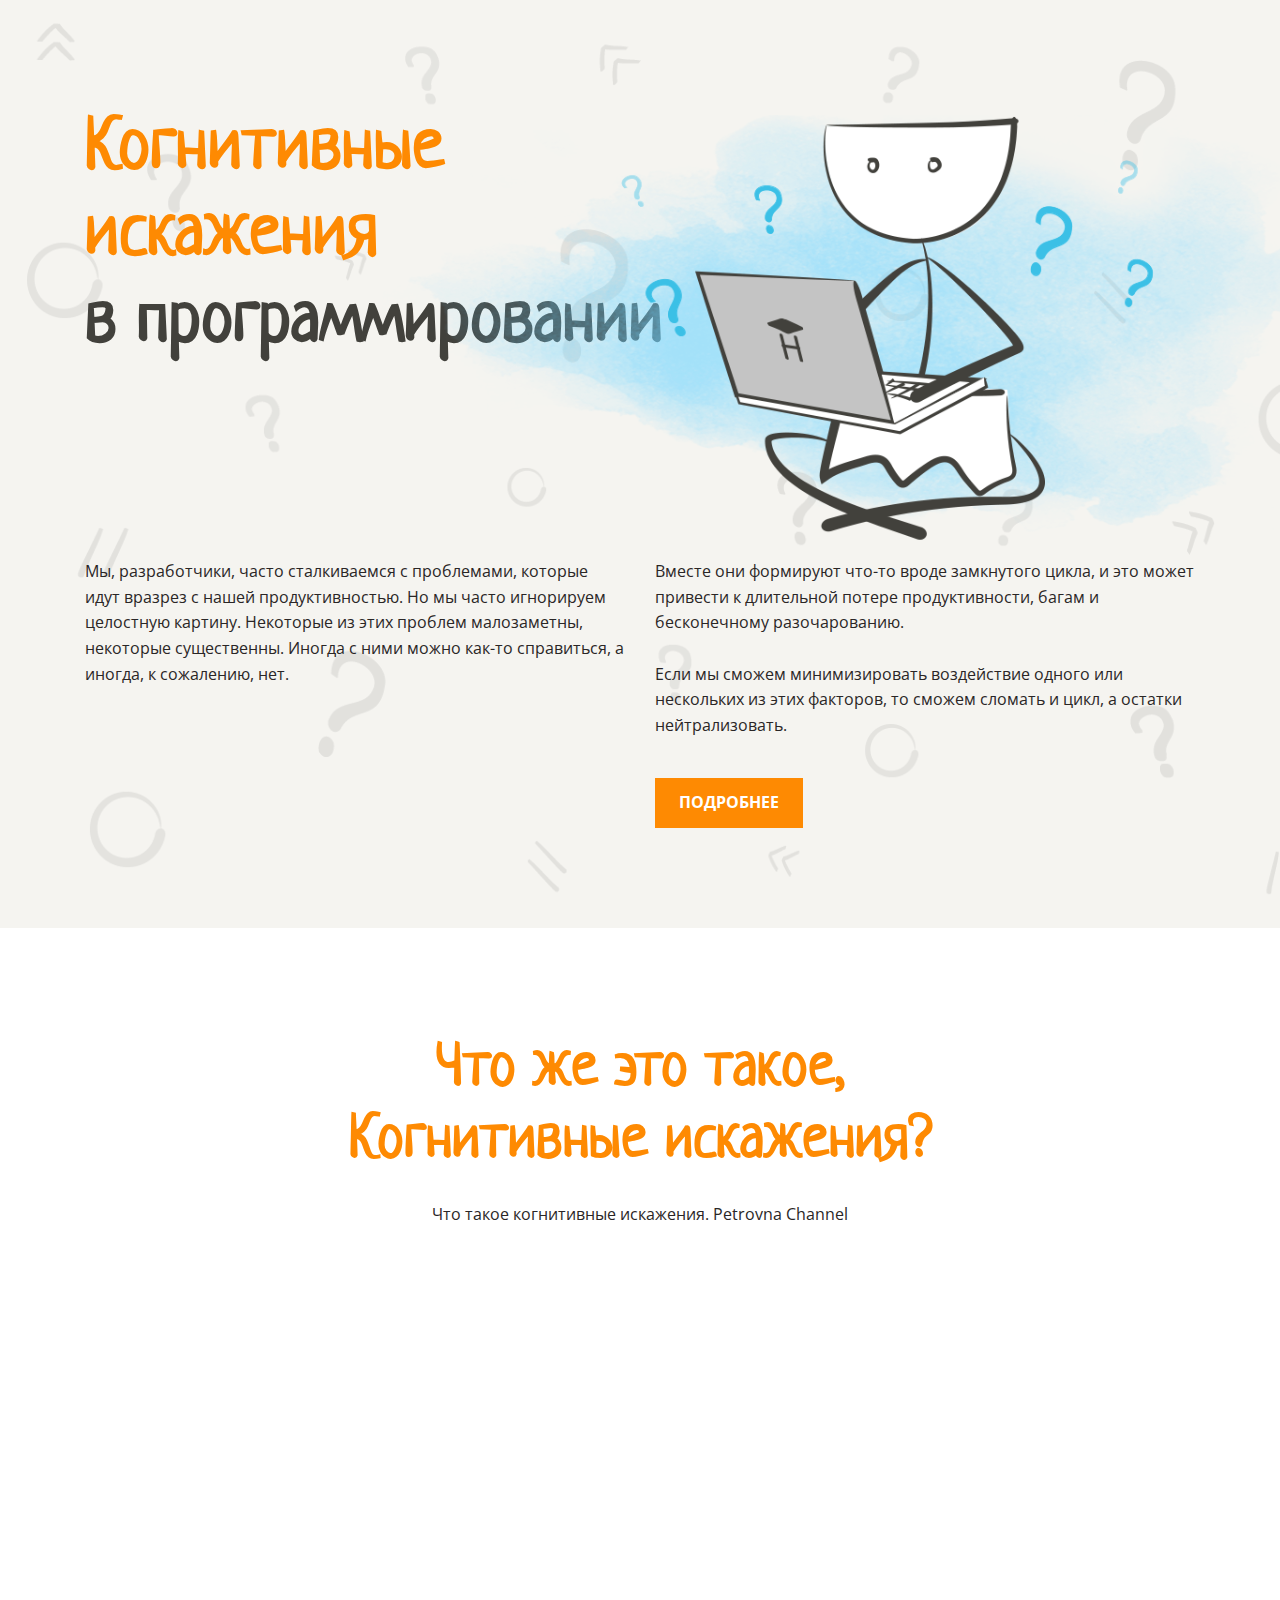
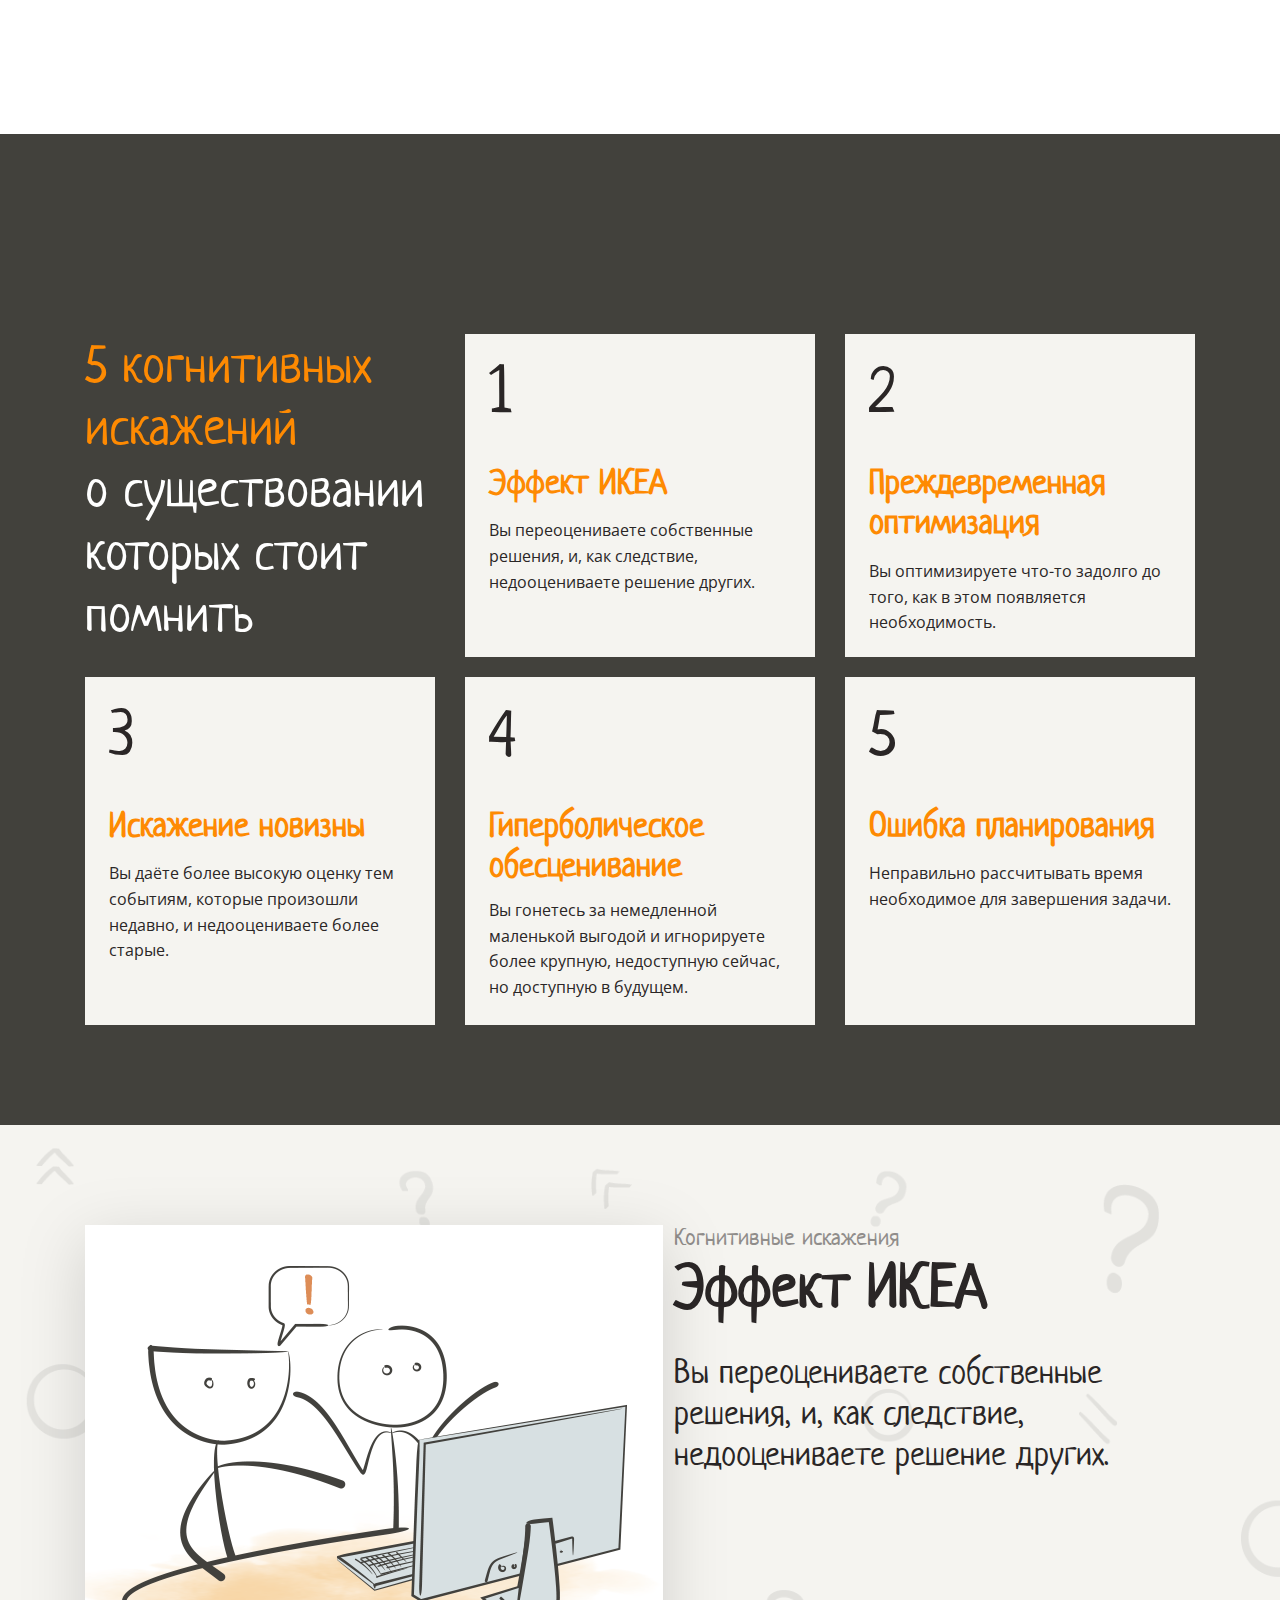
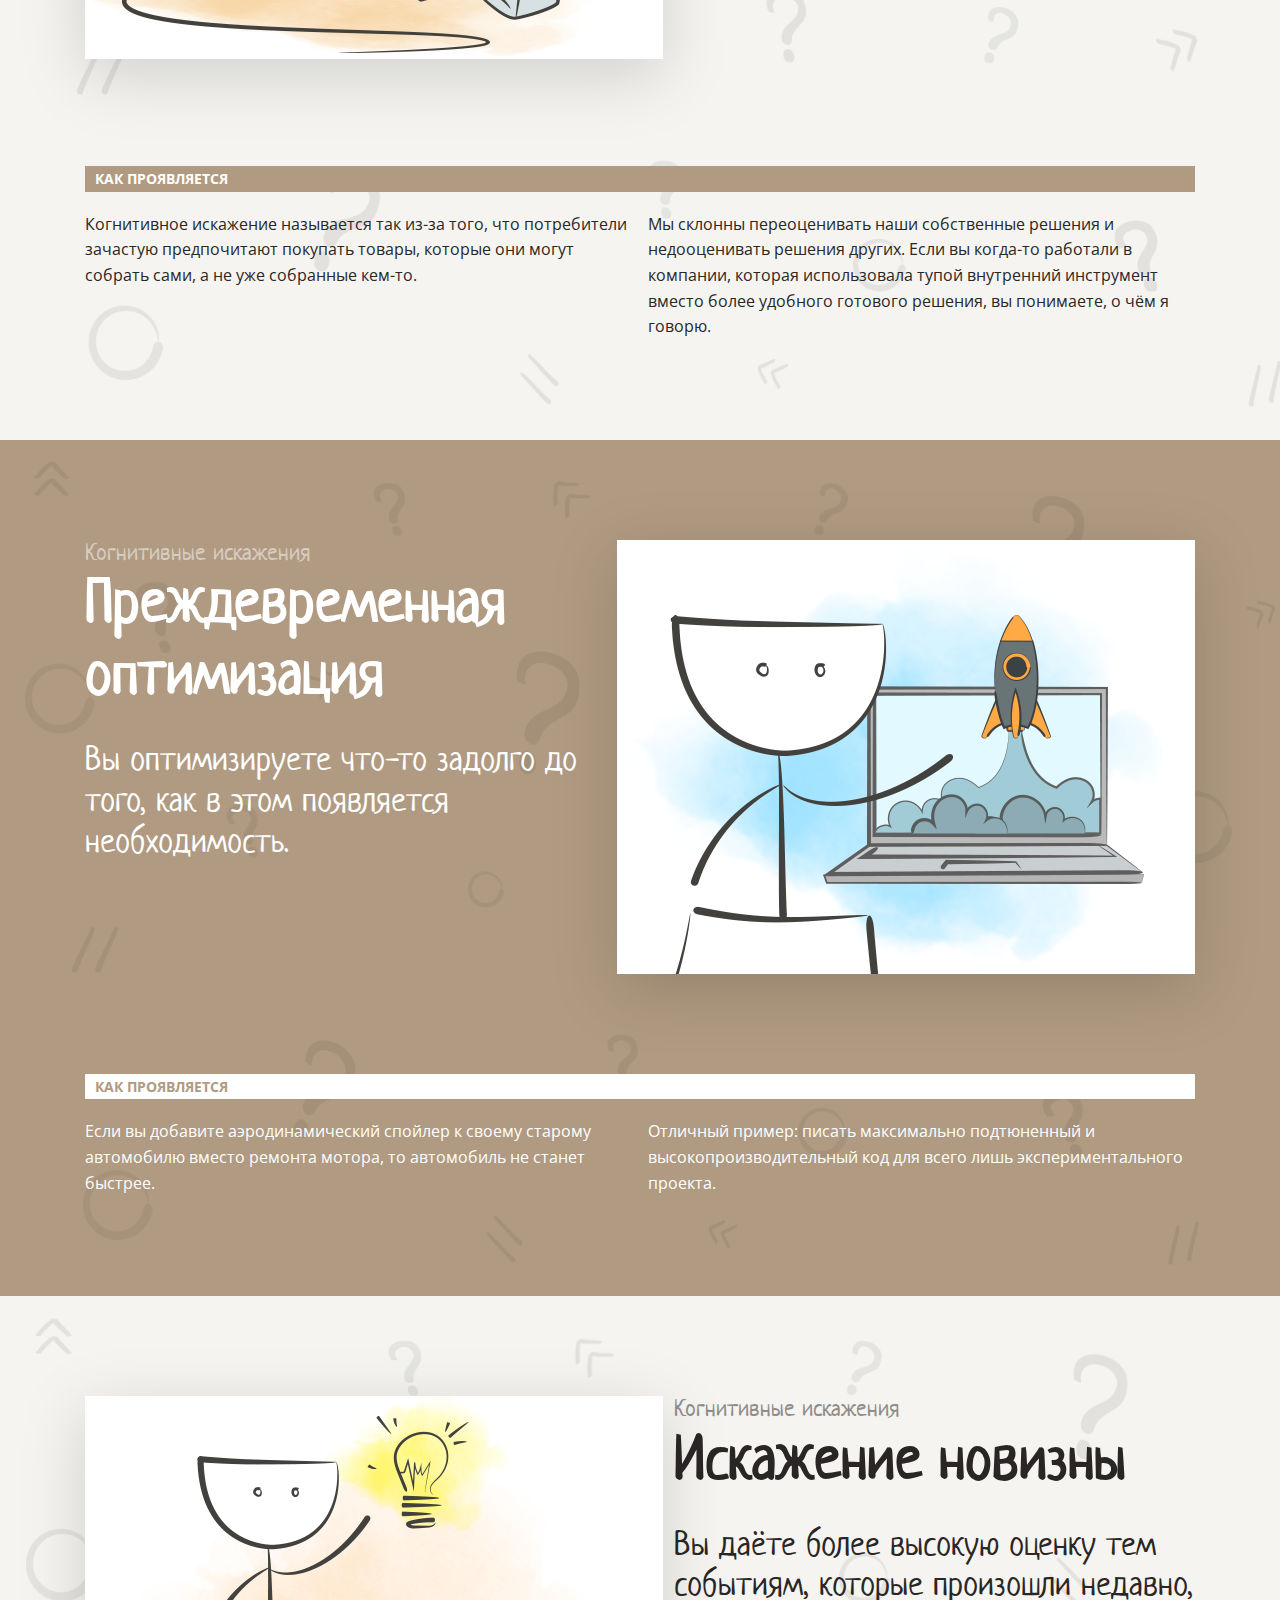
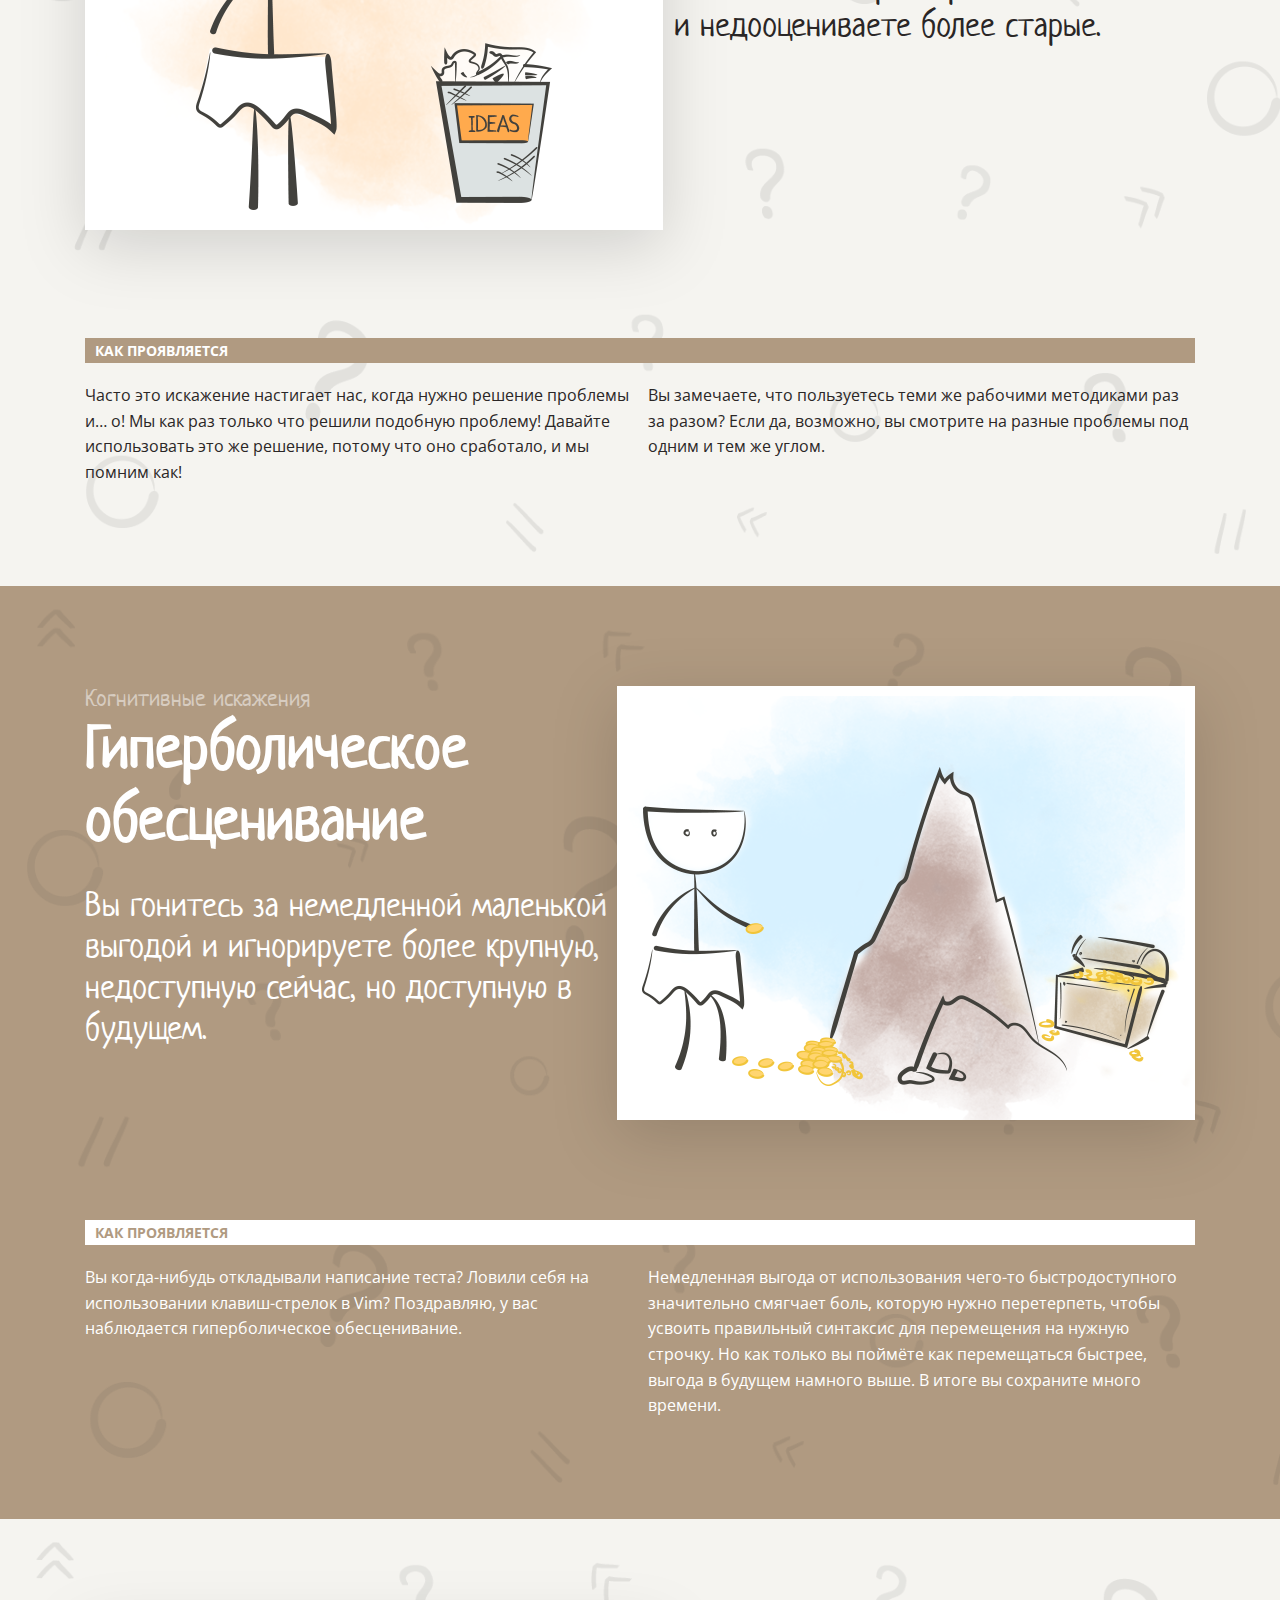
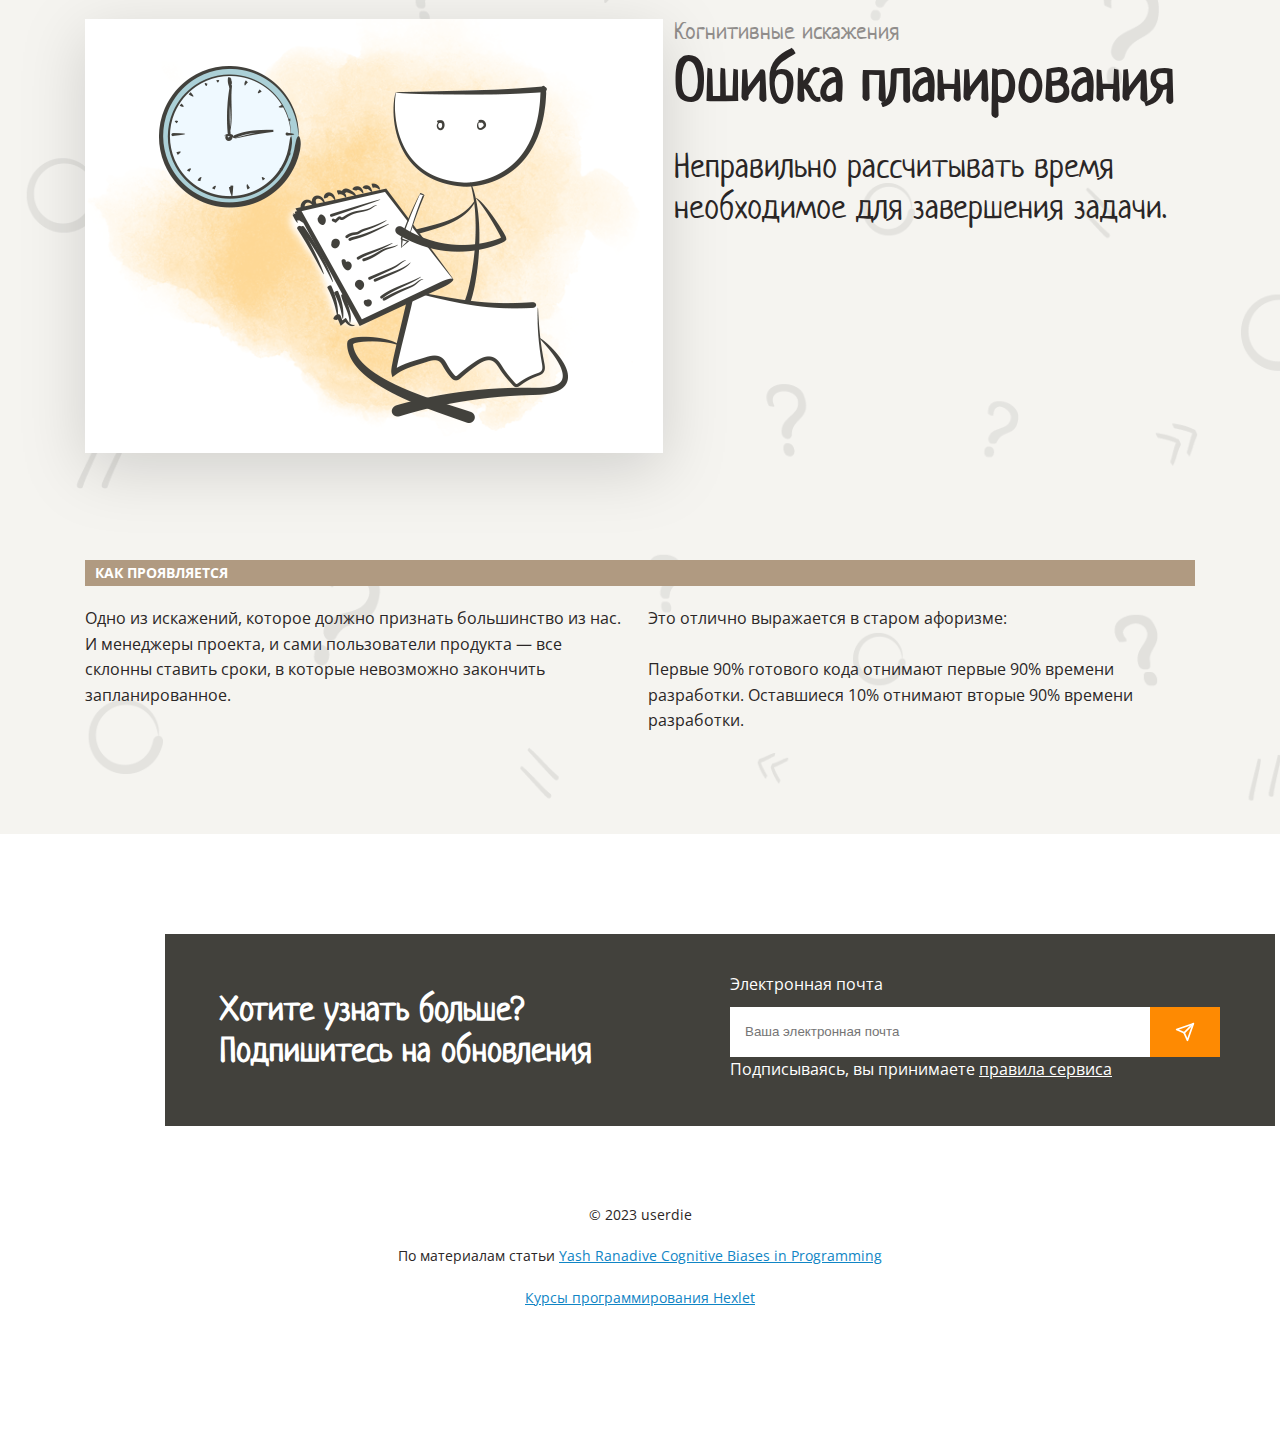
<file: index.html>
<!DOCTYPE html>
<html lang="ru">
  <head>
    <meta charset="UTF-8" />
    <meta http-equiv="X-UA-Compatible" content="IE=edge" />
    <meta name="viewport" content="width=device-width, initial-scale=1.0" />
    <title>Когнитивные искажения</title>
    <link rel="stylesheet" type="text/css" href="style.css" />

    <link
      href="https://fonts.googleapis.com/css2?family=Neucha&family=Open+Sans&display=swap"
      rel="stylesheet"
    />
  </head>
  <body>
    <main class="backg">
      <header class="background">
        <section class="position section">
          <h1 class="maincolor text">
            Когнитивные <br />искажения <br /><span class="black"
              >в программировании</span
            >
          </h1>
          <img class="img" src="images/main.png" title="main-img" />
        </section>
        <section class="conteiner section relative coulumn-text">
          <div class="flex1">
            <p>
              Мы, разработчики, часто сталкиваемся с проблемами, которые идут
              вразрез с нашей продуктивностью. Но мы часто игнорируем целостную
              картину. Некоторые из этих проблем малозаметны, некоторые
              существенны. Иногда с ними можно как-то справиться, а иногда, к
              сожалению, нет.
            </p>
          </div>
          <div class="flex1">
            <p>
              Вместе они формируют что-то вроде замкнутого цикла, и это может
              привести к длительной потере продуктивности, багам и бесконечному
              разочарованию.
            </p>
            <br />
            <p>
              Если мы сможем минимизировать воздействие одного или нескольких из
              этих факторов, то сможем сломать и цикл, а остатки нейтрализовать.
            </p>
            <a href="#navigation" class="batton white">ПОДРОБНЕЕ</a>
          </div>
        </section>
      </header>
    </main>
    <section class="position section">
      <div class="margin">
        <h2 class="black align">
          Что же это такое,
          <br />
          <span class="maincolor"> Когнитивные искажения? </span>
        </h2>
      </div>
      <div class="center">
        <p class="align marg12">
          Что такое когнитивные искажения. Petrovna Channel
        </p>
        <div class="block">
          <iframe
            class="video"
            width="919"
            height="569"
            src="https://www.youtube.com/embed/jie9AizBqss"
            frameborder="0"
            allowfullscreen
          ></iframe>
        </div>
      </div>
    </section>
    <section id="navigation" class="position2 background1">
      <section class="background1 section">
        <div class="container-menu">
          <div class="card-name">
            <p class="name-menu maincolor">
              5 когнитивных искажений <br /><span class="white"
                >о существовании которых стоит помнить</span
              >
            </p>
          </div>
          <a
            href="file:///C:/Users/losta/layout-designer-project-lvl1/index.html#ikea-effect"
            title="ikea-effect"
            class="text-decor"
          >
            <div class="card">
              <div class="number">1</div>
              <h3 class="padding-card">Эффект ИКЕА</h3>
              <p class="opensans margin24">
                Вы переоцениваете собственные решения, и, как следствие,
                недооцениваете решение других.
              </p>
            </div>
          </a>
          <a
            href="file:///C:/Users/losta/layout-designer-project-lvl1/index.html#premature-optimization"
            class="text-decor"
            title="premature-optimization"
          >
            <div class="card">
              <div class="number">2</div>
              <h3 class="padding-card">Преждевременная оптимизация</h3>
              <p class="opensans margin24">
                Вы оптимизируете что-то задолго до того, как в этом появляется
                необходимость.
              </p>
            </div>
          </a>
          <a
            href="file:///C:/Users/losta/layout-designer-project-lvl1/index.html#distortion-of-novelty"
            class="text-decor"
            title=""
          >
            <div class="card1">
              <div class="number">3</div>
              <h3 class="padding-card">Искажение новизны</h3>
              <p class="opensans margin24">
                Вы даёте более высокую оценку тем событиям, которые произошли
                недавно, и недооцениваете более старые.
              </p>
            </div>
          </a>
          <a
            href="file:///C:/Users/losta/layout-designer-project-lvl1/index.html#hyperbolic-depreciation"
            class="text-decor"
            title=""
          >
            <div class="card1">
              <div class="number">4</div>
              <h3 class="padding-card">Гиперболическое обесценивание</h3>
              <p class="opensans margin12">
                Вы гонетесь за немедленной маленькой выгодой и игнорируете более
                крупную, недоступную сейчас, но доступную в будущем.
              </p>
            </div>
          </a>
          <a
            href="file:///C:/Users/losta/layout-designer-project-lvl1/index.html#errors-in-planning"
            class="text-decor"
            title=""
          >
            <div class="card1">
              <div class="number">5</div>
              <h3 class="padding-card">Ошибка планирования</h3>
              <p class="opensans margin24">
                Неправильно рассчитывать время необходимое для завершения
                задачи.
              </p>
            </div>
          </a>
        </div>
      </section>
    </section>
    <div class="backg">
      <section id="ikea-effect" class="background">
        <div class="section relative">
          <div class="inline">
            <div class="picture">
              <img src="images/1.png" alt="Эффект ИКЕА" />
            </div>
            <p class="fon halfdark neucha">Когнитивные искажения</p>
            <h2 class="dark">Эффект ИКЕА</h2>
            <p class="fon1 neucha">
              Вы переоцениваете собственные решения, и, как следствие,
              недооцениваете решение других.
            </p>
          </div>
          <div class="margin1">
            <h6 class="back white">КАК ПРОЯВЛЯЕТСЯ</h6>
          </div>
          <div class="coloum">
            <p class="margin0">
              Когнитивное искажение называется так из-за того, что потребители
              зачастую предпочитают покупать товары, которые они могут собрать
              сами, а не уже собранные кем-то.
            </p>
            <br />
            <br />
            <p class="margin0">
              Мы склонны переоцeнивать наши собственные решения и недооценивать
              решения других. Если вы когда-то работали в компании, которая
              использовала тупой внутренний инструмент вместо более удобного
              готового решения, вы понимаете, о чём я говорю.
            </p>
          </div>
        </div>
      </section>
    </div>
    <div class="backg1">
      <div id="premature-optimization" class="background">
        <section class="section relative">
          <div class="flex">
            <div>
              <p class="halfwhite neucha fon">Когнитивные искажения</p>
              <h2 class="white">Преждевременная оптимизация</h2>
              <p class="fon1 white neucha">
                Вы оптимизируете что-то задолго до того, как в этом появляется
                необходимость.
              </p>
            </div>
            <div class="picture">
              <img src="images/2.png" alt="Преждевременная оптимизация" />
            </div>
          </div>
          <div class="margin1">
            <h6 class="back1 braun">КАК ПРОЯВЛЯЕТСЯ</h6>
          </div>
          <div class="coloum">
            <p class="margin0 white">
              Если вы добавите аэродинамический спойлер к своему старому
              автомобилю вместо ремонта мотора, то автомобиль не станет быстрее.
            </p>
            <p class="margin0 white">
              Отличный пример: писать максимально подтюненный и
              высокопроизводительный код для всего лишь экспериментального
              проекта.
            </p>
          </div>
        </section>
      </div>
    </div>
    <div class="backg">
      <section id="distortion-of-novelty" class="background">
        <div class="section relative">
          <div class="inline">
            <div class="picture">
              <img src="images/3.png" alt="Искажение новизны" />
            </div>
            <p class="fon halfdark neucha">Когнитивные искажения</p>
            <h2 class="dark">Искажение новизны</h2>
            <p class="fon1 neucha">
              Вы даёте более высокую оценку тем событиям, которые произошли
              недавно, и недооцениваете более старые.
            </p>
          </div>
          <div class="margin1">
            <h6 class="back white">КАК ПРОЯВЛЯЕТСЯ</h6>
          </div>
          <div class="coloum">
            <p class="margin0">
              Часто это искажение настигает нас, когда нужно решение проблемы и…
              о! Мы как раз только что решили подобную проблему! Давайте
              использовать это же решение, потому что оно сработало, и мы помним
              как!
            </p>
            <p class="margin0">
              Вы замечаете, что пользуетесь теми же рабочими методиками раз за
              разом? Если да, возможно, вы смотрите на разные проблемы под одним
              и тем же углом.
            </p>
          </div>
        </div>
      </section>
    </div>
    <div class="backg1">
      <div id="hyperbolic-depreciation" class="background">
        <section class="section relative">
          <div class="flex">
            <div>
              <p class="halfwhite neucha fon">Когнитивные искажения</p>
              <h2 class="white">Гиперболическое обесценивание</h2>
              <p class="fon1 white neucha">
                Вы гонитесь за немедленной маленькой выгодой и игнорируете более
                крупную, недоступную сейчас, но доступную в будущем.
              </p>
            </div>
            <div class="picture">
              <img src="images/4.png" alt="Преждевременная оптимизация" />
            </div>
          </div>
          <div class="margin1">
            <h6 class="back1 braun">КАК ПРОЯВЛЯЕТСЯ</h6>
          </div>
          <div class="coloum">
            <p class="margin0 white">
              Вы когда-нибудь откладывали написание теста? Ловили себя на
              использовании клавиш-стрелок в Vim? Поздравляю, у вас наблюдается
              гиперболическое обесценивание.
            </p>
            <br />
            <br />
            <p class="margin0 white">
              Немедленная выгода от использования чего-то быстродоступного
              значительно смягчает боль, которую нужно перетерпеть, чтобы
              усвоить правильный синтаксис для перемещения на нужную строчку. Но
              как только вы поймёте как перемещаться быстрее, выгода в будущем
              намного выше. В итоге вы сохраните много времени.
            </p>
          </div>
        </section>
      </div>
    </div>
    <div class="backg">
      <section id="errors-in-planning" class="background">
        <div class="section relative">
          <div class="inline">
            <div class="picture">
              <img src="images/5.png" alt="Эффект ИКЕА" />
            </div>
            <p class="fon halfdark neucha">Когнитивные искажения</p>
            <h2 class="dark">Ошибка планирования</h2>
            <p class="fon1 neucha">
              Неправильно рассчитывать время необходимое для завершения задачи.
            </p>
          </div>
          <div class="margin1">
            <h6 class="back white">КАК ПРОЯВЛЯЕТСЯ</h6>
          </div>
          <div class="coloum">
            <p class="margin0">
              Одно из искажений, которое должно признать большинство из нас. И
              менеджеры проекта, и сами пользователи продукта — все склонны
              ставить сроки, в которые невозможно закончить запланированное.
            </p>
            <p class="margin0">
              Это отлично выражается в старом афоризме: <br /><br />Первые 90%
              готового кода отнимают первые 90% времени разработки. Оставшиеся
              10% отнимают вторые 90% времени разработки.
            </p>
          </div>
        </div>
      </section>
    </div>
    <footer class="flex-column box-sizing">
      <section class="background4 section1 flex-container white box-sizing">
        <div class="flex-element padd-foot">
          <h3 class="white">Хотите узнать больше? Подпишитесь на обновления</h3>
        </div>
        <div class="flex-element2">
          <p class="margin11">Электронная почта</p>
          <form>
            <div class="flex-element1">
              <input
                type="text"
                placeholder="Ваша электронная почта"
                name="input-button"
              />
              <button>
                <svg
                  width="24"
                  height="24"
                  viewBox="0 0 24 24"
                  fill="none"
                  xmlns="http://www.w3.org/2000/svg"
                >
                  <path
                    d="M22 2L11 13"
                    stroke="white"
                    stroke-width="2"
                    stroke-linecap="round"
                    stroke-linejoin="round"
                  />
                  <path
                    d="M22 2L15 22L11 13L2 9L22 2Z"
                    stroke="white"
                    stroke-width="2"
                    stroke-linecap="round"
                    stroke-linejoin="round"
                  />
                </svg>
              </button>
            </div>
            <p class="margin0 size16">
              Подписываясь, вы принимаете
              <a href="#" class="white" title="">правила сервиса</a>
            </p>
          </form>
        </div>
      </section>
      <section class="marg60 section2 box-sizing">
        <div class="foot">
          <p class="margin24">© 2023 userdie</p>
          <p class="margin24">
            По материалам статьи
            <a
              href="https://medium.com/hackernoon/cognitive-biases-in-programming-5e937707c27b"
              class="blue"
              title=""
              >Yash Ranadive Cognitive Biases in Programming</a
            >
          </p>
          <p class="margin24">
            <a href="https://ru.hexlet.io/my" class="blue" title=""
              >Курсы программирования Hexlet</a
            >
          </p>
        </div>
      </section>
    </footer>
  </body>
</html>
</file>
<file: style.css>
body {
  min-width: 1110px;
  max-width: 1440px;
  margin: 0 auto;

  color: #2a2626;

  font: 16px/1.6em "Open Sans", sans-serif;
}

.opensans {
  font-family: "Open Sans", sans-serif;
}

.neucha {
  font-family: Neucha, cursive;
}

.flex {
  display: flex;
}

.flex1 {
  flex: 1;
}

.box-sizing {
  box-sizing: border-box;
}

.section {
  width: 1110px;

  margin: 0 auto;
  padding: 100px 0;
}

.section1 {
  width: 1110px;

  margin: 100px 165px 0;
  padding: 0;
}

.section2 {
  width: 1110px;

  margin: 0 auto;
  padding: 0 0 111px;
}

.relative {
  position: relative;
}

.position {
  position: relative;

  box-sizing: border-box;
}

.position2 {
  position: relative;

  box-sizing: border-box;
  width: auto;
  padding-top: 0;
  padding-bottom: 0;
}

.width {
  width: 100%;

  margin: 0;
}

.back {
  margin: 0;
  padding-left: 10px;

  font-size: 14px;

  background-color: #b09a81;
}

.marg60 {
  margin-top: 60px;
}

.back1 {
  margin: 0;
  padding-left: 10px;

  font-size: 14px;

  background-color: #fff;
}

.background::before {
  position: absolute;

  width: 100%;
  height: 100%;

  background-image: url("images/background1.png");
  background-repeat: no-repeat;
  background-size: cover;

  opacity: 0.1;

  content: "";
}

.foot {
  font-size: 14px;
  text-align: center;
}

input {
  width: 100%;
  height: 20px;

  padding: 15px;

  border: 0 solid;
}

button {
  width: 70px;
  height: 50px;

  padding: 15px 25px;

  color: #fff;

  background-color: #fe8a02;
  border: 0 solid;
  cursor: pointer;
}

button:hover {
  background-color: #ea7600;
}

.margin12 {
  margin-top: 12px;
}

.marg12 {
  margin-bottom: 30px;
}

.marginbot {
  margin-bottom: 0;
}

.background1 {
  background-color: #42413c;
  background-size: 100% 100%;
}

.background4 {
  background-color: #42413c;
}

.backg {
  position: relative;

  background-color: #f5f4f0;
}

.backg1 {
  position: relative;

  background-color: #b09a81;
}

.batton {
  display: block;

  box-sizing: border-box;
  width: max-content;

  margin-top: 40px;
  padding: 12px 24px;

  font-weight: bold;

  text-decoration: none;

  background-color: #fe8a02;
}

.batton:hover {
  background-color: #ea7600;
}

p {
  margin: 0;
}

h1,
h2,
h3 {
  margin: 0;

  font-family: Neucha, cursive;
  line-height: 1.2em;
}

h1 {
  font-size: 72px;
}

h2 {
  color: #fe8a02;

  font-size: 60px;
}

h3 {
  color: #fe8a02;

  font-size: 34px;
}

.img {
  position: absolute;

  top: 55px;
  right: -270px;

  height: 525px;
}

.number {
  margin-bottom: 36px;

  font-size: 64px;
  line-height: 70px;
}

.block {
  position: relative;
  z-index: 1;

  display: block;

  box-sizing: border-box;

  height: 376px;

  margin: 0 auto;

  text-align: center;
}

.video {
  filter: drop-shadow(0 16px 32px rgb(0 0 0 / 15%));
}

.conteiner {
  display: flex;
  flex-wrap: nowrap;
  justify-content: space-between;

  box-sizing: border-box;
}

.text-decor {
  text-decoration: none;
}

.height {
  height: 434px;
}

.coloum {
  column-count: 2;
}

.text {
  width: 100%;
}

.coulumn-text {
  display: flex;

  column-gap: 30px;
}

.fon {
  margin: 0;

  font-size: 24px;
}

.fon1 {
  margin: 0;
  padding-top: 30px;

  font-size: 34px;
  line-height: 1.2em;
}

.picture {
  width: 578px;
  height: 434px;

  vertical-align: middle;

  filter: drop-shadow(0 16px 32px rgb(0 0 0 / 15%));
}

.inline {
  column-count: 2;
  column-gap: 68px;
}

.align {
  text-align: center;
}

.margin0 {
  margin: 0;
}

.size16 {
  font-size: 16px;
}

.margin {
  margin-bottom: 30px;
}

.margin1 {
  margin: 100px 0 20px;
}

.center {
  text-align: center;
}

.card {
  box-sizing: border-box;

  width: 350px;
  height: 323px;

  padding: 22px 24px;

  color: #2a2626;

  background-color: #f5f4f0;
}

.card1 {
  box-sizing: border-box;

  width: 350px;
  height: 348px;

  margin-top: 20px;
  padding: 22px 24px;

  color: #2a2626;

  background-color: #f5f4f0;
}

.card:hover,
.card:hover h3,
.card1:hover,
.card1:hover h3 {
  color: #fff;

  background-color: #fe8a02;
}

.container-menu {
  display: flex;
  flex-wrap: wrap;
  align-content: space-between;
  justify-content: space-between;

  box-sizing: border-box;

  margin-top: 100px;

  font-family: Neucha, cursive;
}

.card-name {
  width: 350px;
  height: 323px;

  padding: 0;
}

.margin11 {
  margin: 38px 0 9px;
}

.padd-foot {
  padding: 55px;
}

.flex-container {
  display: flex;
}

.flex-element {
  box-sizing: border-box;

  width: 50%;
}

.flex-element1 {
  display: flex;

  width: 100%;
}

.flex-element2 {
  box-sizing: border-box;

  width: 50%;

  padding: 0 55px 0 10px;
}

svg {
  width: 20px;
  height: 20px;
}

.padding-card {
  margin: 0;
}

.padding-card3 {
  margin-top: 12px;
}

.flex-column {
  display: flex;

  flex-direction: column;
}

.margin24 {
  margin: 16px 0;
}

.name-menu {
  margin: 0;

  font-size: 52px;
  line-height: 1.2em;
}

span {
  color: #42413c;
}

.white {
  color: #fff;
}

.halfwhite {
  color: #d7ccc0;
}

.light {
  color: #f5f4f0;
}

.maincolor {
  color: #fe8a02;
}

.maindark {
  color: #42413c;
}

.dark {
  color: #2a2626;
}

.halfdark {
  color: #908d8b;
}

.braun {
  color: #b09a81;
}

.blue {
  color: #1085c5;
}
</file>
